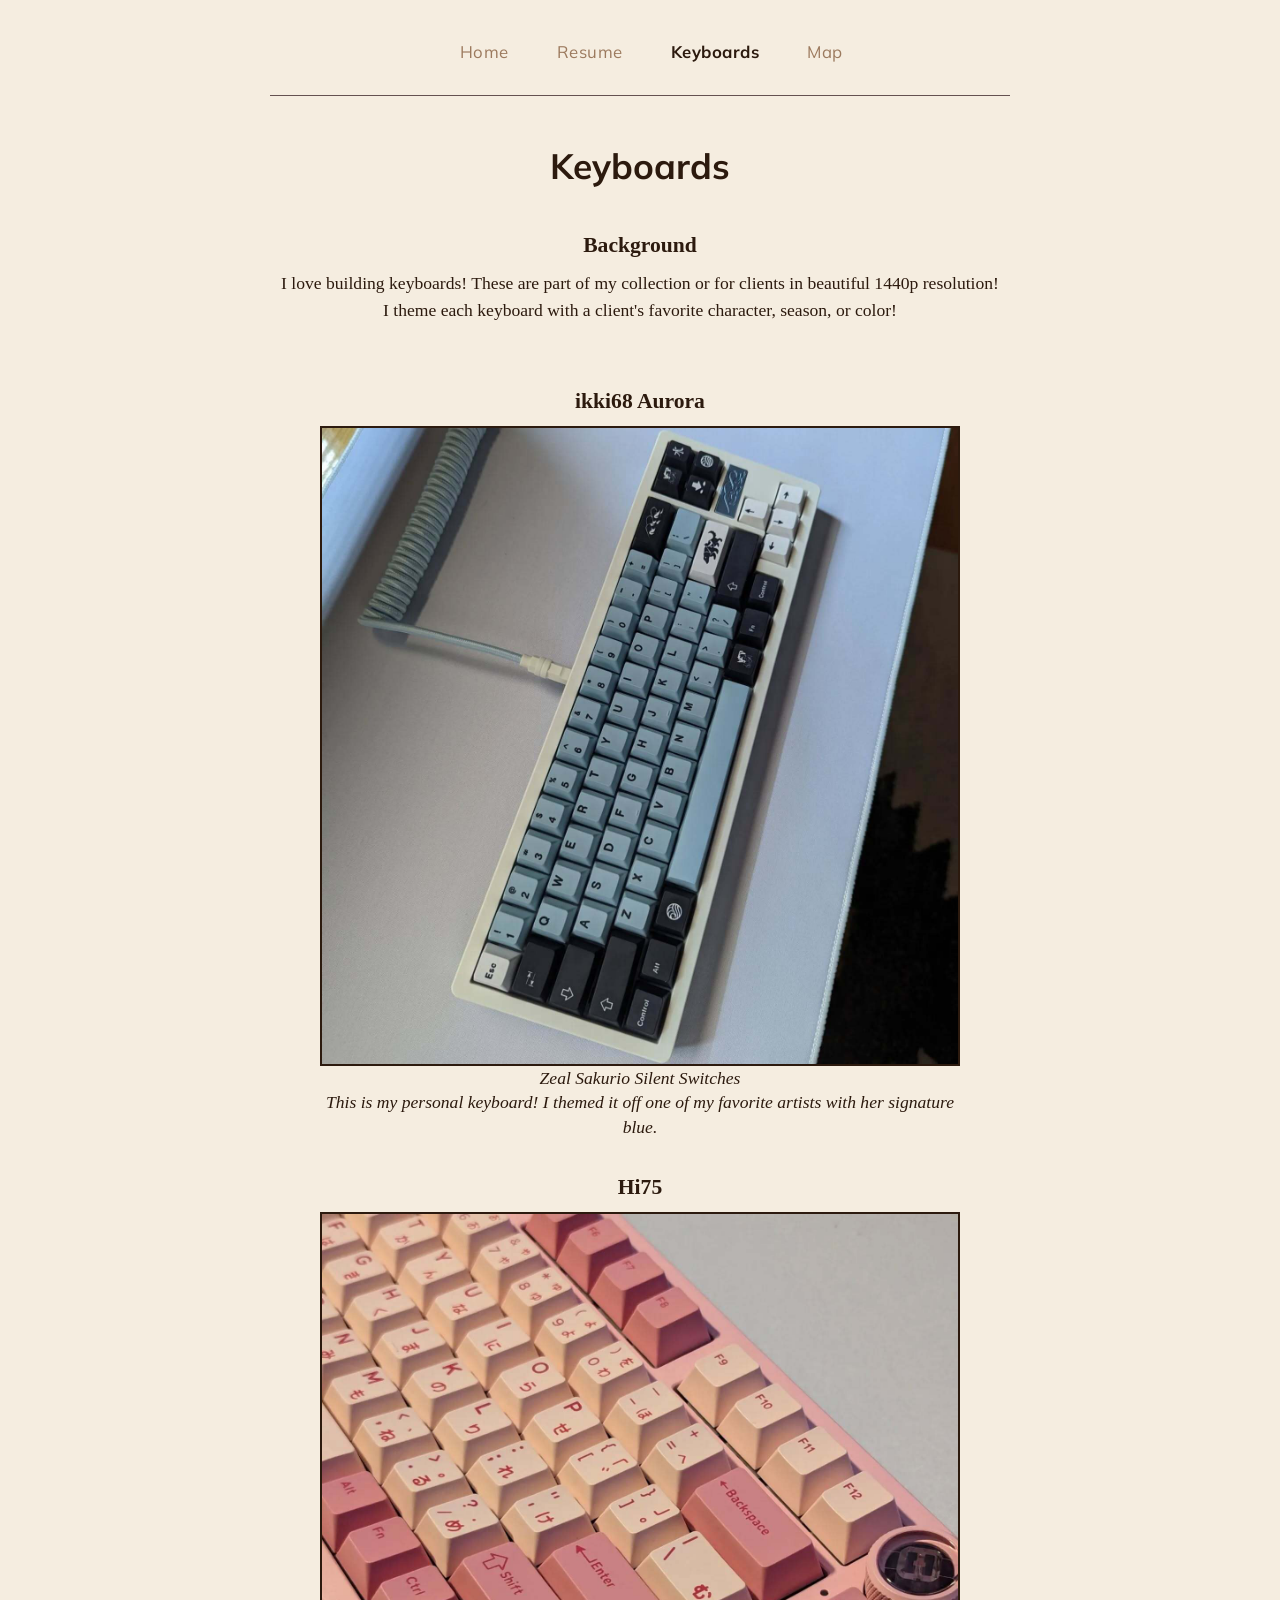
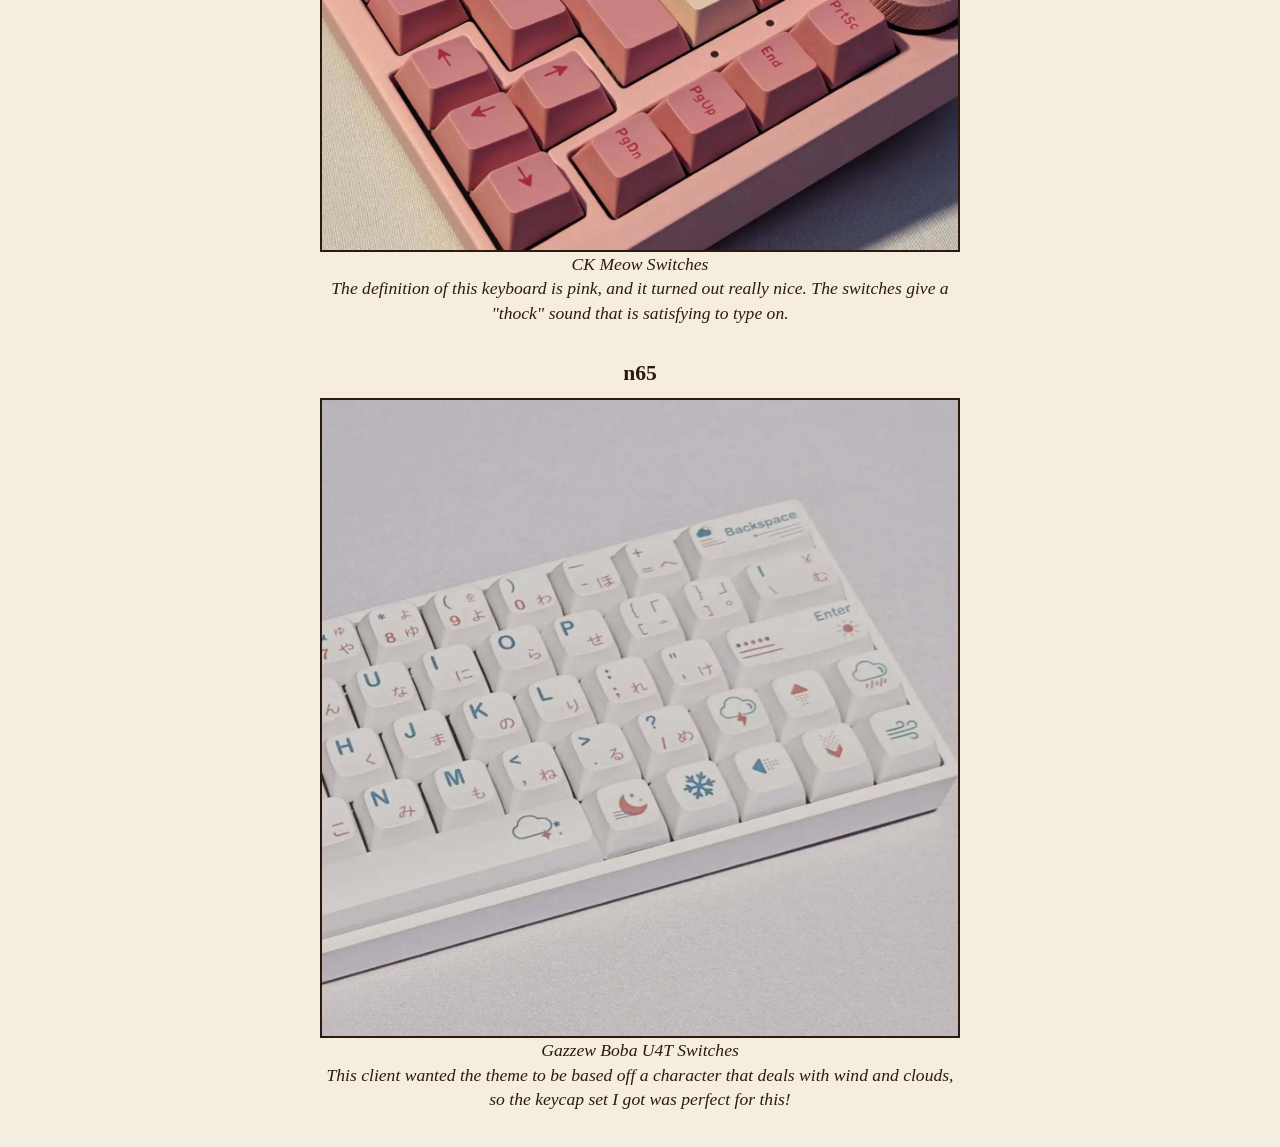
<file: keyboards.html>
<!DOCTYPE html>
<html lang="en">
<head>
  <meta charset="utf-8">
  <title>Keyboards</title>
  <link rel="stylesheet" href="css/reset.css">
  <link rel="stylesheet" href="css/style.css">
  <script src="js/script.js"></script>
</head>
<body>
  <header>
    <nav>
      <ul>
        <li><a href="index.html">Home</a></li>
        <li><a href="resume.html">Resume</a></li>
        <li><a href="keyboards.html">Keyboards</a></li>
        <li><a href="map.html">Map</a></li>
      </ul>
    </nav>
  </header>
  <h1>Keyboards</h1>
  <section id="info">
    <h2>Background</h2>
    <p>I love building keyboards! These are part of my collection or for clients in beautiful 1440p resolution!</p>
    <p>I theme each keyboard with a client's favorite character, season, or color!</p>
  </section>
  <section id="keyboard-pictures">
    <div class="keyboard">
      <h2>ikki68 Aurora</h2>
      <img src="images/ikki68.jpg" alt="Picture of ikki68 Aurora Mizu with Sakurio switches">
      <div class="caption">
        <p>Zeal Sakurio Silent Switches</p>
        <p>This is my personal keyboard! I themed it off one of my favorite artists with her signature blue.</p>
      </div>
    </div>
    <div class="keyboard">
      <h2>Hi75</h2>
      <img src="images/pink.jpg" alt="Picture of Hi75 with CK Meow Switches">
      <div class="caption">
        <p>CK Meow Switches</p>
        <p>The definition of this keyboard is pink, and it turned out really nice. The switches give a "thock" sound that is satisfying to type on.</p>
      </div>
    </div>
    <div class="keyboard">
      <h2>n65</h2>
      <img src="images/cloud.jpg" alt="Picture of n65 with Boba U4T Switches">
      <div class="caption">
        <p>Gazzew Boba U4T Switches</p>
        <p>This client wanted the theme to be based off a character that deals with wind and clouds, so the keycap set I got was perfect for this!</p>
      </div>
    </div>
  </section>
</body>
</html>
</file>
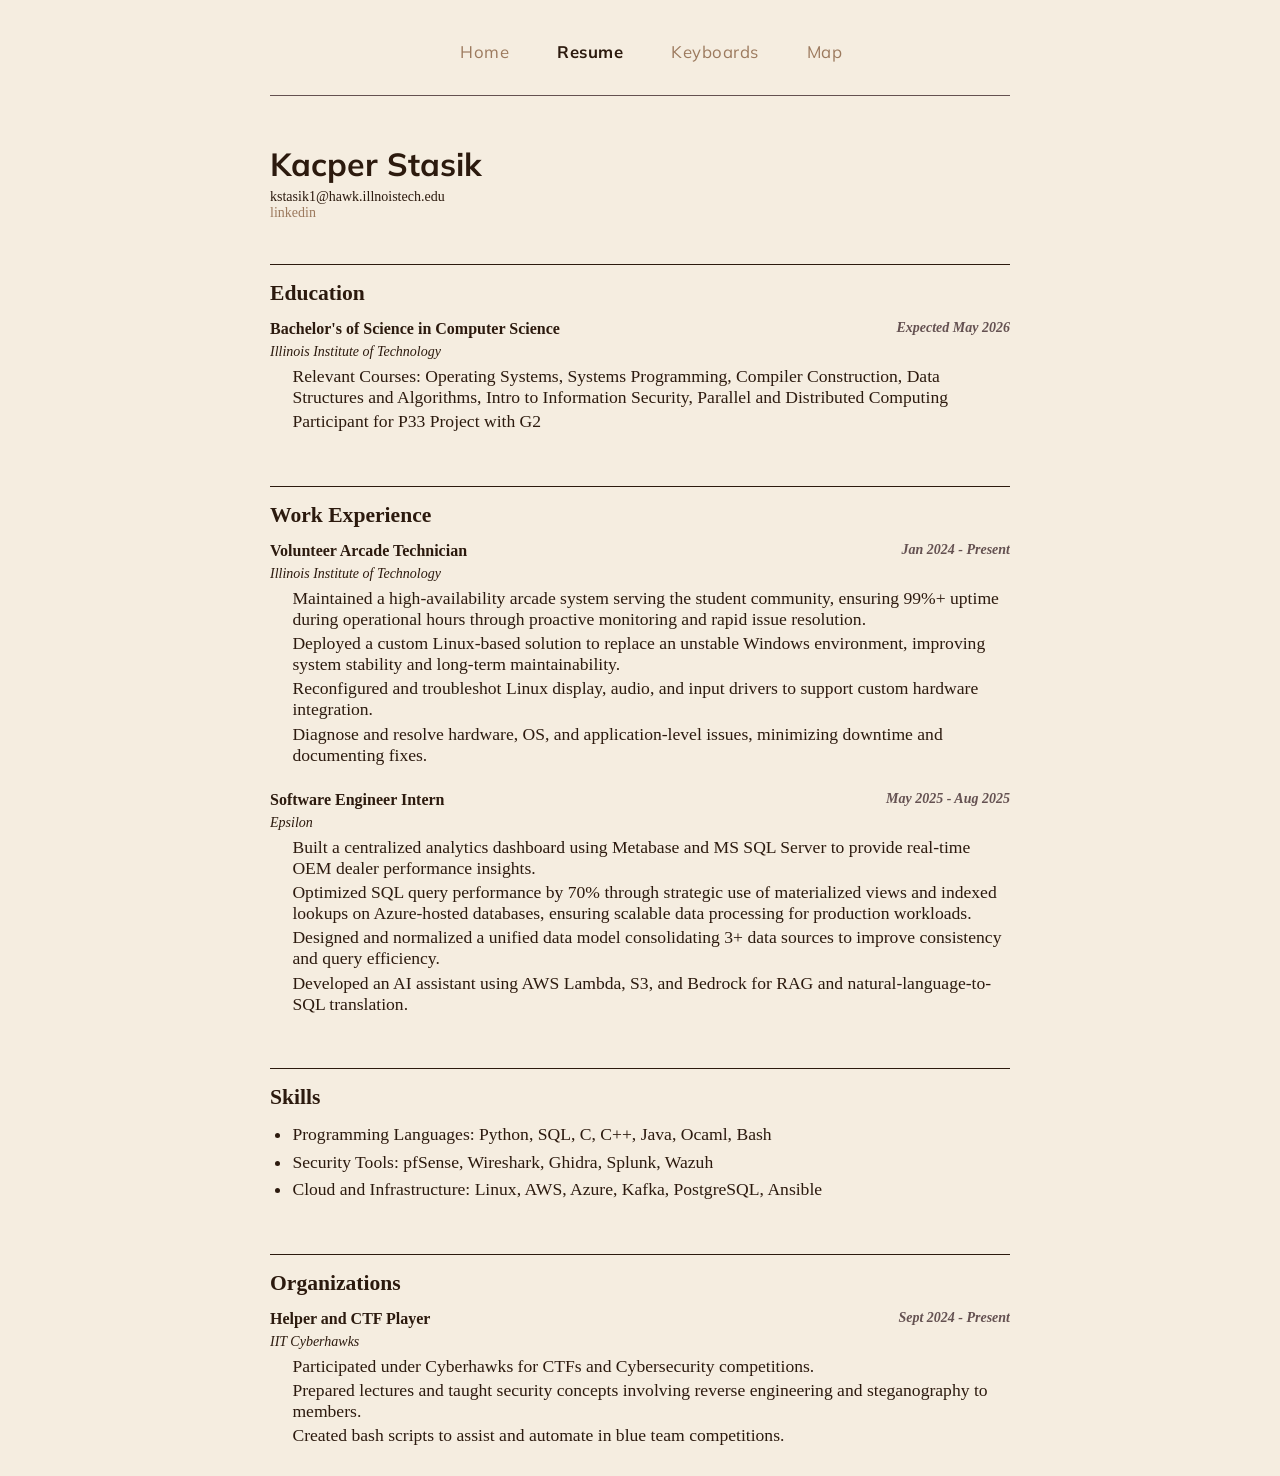
<file: resume.html>
<!DOCTYPE html>
<html lang="en">
<head>
  <meta charset="utf-8">
  <title>Resume</title>
  <link rel="stylesheet" href="css/reset.css">
  <link rel="stylesheet" href="css/style.css">
  <script src="js/script.js"></script>
</head>
<body>
  <header>
    <nav>
      <ul>
        <li><a href="index.html">Home</a></li>
        <li><a href="resume.html">Resume</a></li>
        <li><a href="keyboards.html">Keyboards</a></li>
        <li><a href="map.html">Map</a></li>
      </ul>
    </nav>
  </header>

  <div class="resume-container">

    <section id="contact">
      <h1>Kacper Stasik</h1>
      <div class="contact-details">
        <p>kstasik1@hawk.illnoistech.edu</p>
        <a href="https://www.linkedin.com/in/kacper1/">linkedin</a>
      </div>
    </section>
    <section id="education">
      <h2>Education</h2>
      <div class="work">
        <h3>Bachelor's of Science in Computer Science
          <span class="date">Expected May 2026</span>
        </h3>
        <h4>Illinois Institute of Technology</h4>
        <ul>
          <li>Relevant Courses: Operating Systems, Systems Programming, Compiler Construction, Data Structures and Algorithms, Intro to Information Security, Parallel and Distributed Computing</li>
          <li>Participant for P33 Project with G2</li>
        </ul>
      </div>
    </section>

    <section id="experience">
      <h2>Work Experience</h2>
      <div class="work">
        <h3>Volunteer Arcade Technician
          <span class="date">Jan 2024 - Present</span>
        </h3>
        <h4>Illinois Institute of Technology</h4>
        <ul>
          <li>Maintained a high-availability arcade system serving the student community, ensuring 99%+ uptime during operational hours through proactive monitoring and rapid issue resolution.</li>
          <li>Deployed a custom Linux-based solution to replace an unstable Windows environment, improving system stability and long-term maintainability.</li>
          <li>Reconfigured and troubleshot Linux display, audio, and input drivers to support custom hardware integration.</li>
          <li>Diagnose and resolve hardware, OS, and application-level issues, minimizing downtime and documenting fixes.</li>
        </ul>
      </div>
      <div class="work">
        <h3>Software Engineer Intern
          <span class="date">May 2025 - Aug 2025</span>
        </h3>
        <h4>Epsilon</h4>
        <ul>
          <li>Built a centralized analytics dashboard using Metabase and MS SQL Server to provide real-time OEM dealer performance insights.</li>
          <li>Optimized SQL query performance by 70% through strategic use of materialized views and indexed lookups on Azure-hosted databases, ensuring scalable data processing for production workloads.</li>
          <li>Designed and normalized a unified data model consolidating 3+ data sources to improve consistency and query efficiency.</li>
          <li>Developed an AI assistant using AWS Lambda, S3, and Bedrock for RAG and natural-language-to-SQL translation.</li>
        </ul>
      </div>
    </section>

    <section id="skills">
      <h2>Skills</h2>
      <ul>
        <li>Programming Languages: Python, SQL, C, C++, Java, Ocaml, Bash</li>
        <li>Security Tools: pfSense, Wireshark, Ghidra, Splunk, Wazuh</li>
        <li>Cloud and Infrastructure: Linux, AWS, Azure, Kafka, PostgreSQL, Ansible</li>
      </ul>
    </section>

    <section id="organizations">
      <h2>Organizations</h2>
      <div class="work">
        <h3>Helper and CTF Player
          <span class="date">Sept 2024 - Present</span>
        </h3>
        <h4>IIT Cyberhawks</h4>
        <ul>
          <li>Participated under Cyberhawks for CTFs and Cybersecurity competitions.</li>
          <li>Prepared lectures and taught security concepts involving reverse engineering and steganography to members.</li>
          <li>Created bash scripts to assist and automate in blue team competitions.</li>
        </ul>
      </div>
    </section>

  </div>
</body>
</html>
</file>
<file: css/style.css>
@import url('https://fonts.googleapis.com/css?family=Muli&display=swap');

html {
  box-sizing: border-box;
  margin: 0;
  padding: 0;
}

body {
  font-family: Verdana, Geneva, Tahoma, serif;
  background-color: #f5ede0;
  color: #2c1a0e;
  font-size: 1rem;
  text-align: center;
  margin: 0 auto;
}

header {
  font-family: "Muli", Verdana, Geneva, serif;
  max-width: 740px;
  margin: 2rem auto 3rem;
  border-bottom: 1px solid #645151;
  padding-bottom: 1rem;
  position: relative;
}

header nav ul {
  display: flex;
  justify-content: center;
  gap: 2.5rem;
  list-style: none;
}

header nav ul li a {
  font-size: 1rem;
  text-decoration: none;
  color: #9c7a5e;
}

header nav ul li a:hover {
  color: #2c1a0e;
}

h1 {
  font-family: "Muli", Verdana, Geneva, serif;
  font-size: 1.8rem;
  margin-bottom: 1.5rem;
}

h2 {
  font-weight: bold;
  font-size: 1.2rem;
  margin-bottom: 0.75rem;
  padding-top: 1em;
}

h3 {
  font-size: 1rem;
  font-weight: bold;
  margin-bottom: 2px;
}

h4 {
  font-size: 0.875rem;
  font-weight: normal;
  font-style: italic;
  margin: 6px 0;
}

ol, ul {
  padding-left: 1.4rem;
  margin-bottom: 0.6rem;
  text-align: left;
}

li {
  margin-bottom: 0.2rem;
}

video {
  display: block;
  margin: 0.75rem auto 0;
  max-width: 360px;
  border: 5px solid #b47e59;
}

img {
  display: block;
  max-width: 100%;
  border: 2px solid #2c1a0e;
  margin: 0 auto;
}

a {
  color: #9c7a5e;
}

a:hover {
  color: #2c1a0e;
}


/* index page styling */

#bio {
  max-width: 500px;
  margin: 0 auto 2rem;
}

#bio p {
  line-height: 1.6em;
}

#hobbies h3 {
  font-size: 1.1rem;
  font-weight: bold;
  margin-bottom: 0.5rem;
  color: #7a4f2e;
  border-bottom: 2px solid #2c1a0e;
}

.hobby {
  max-width: 500px;
  margin: 0 auto 1.5rem;
  text-align: left;
}

.hobby p {
  line-height: 1.5em;
}

.hobby ol,
.hobby ul {
  display: block;
  text-align: left;
  list-style: disc;
}

/* keyboard page styling */

.caption {
  float: left;
  max-width: 40rem;
  padding-bottom: 2em;
  font-style: italic;
  line-height: 1.4em;
}

#keyboard-pictures {
  max-width: 40rem;
  margin: 0 auto;
}

#keyboard-pictures .keyboard {
  margin-bottom: 3rem;
}

#info h2 {
  padding-top: 1em;
}

#info p {
  line-height: 1.5em;
}

/* resume page styling */

.resume-container {
  width: 740px;
  margin: 0 auto;
  text-align: left;
}

#contact {
  margin-bottom: 28px;
  padding-bottom: 15px;
  overflow: hidden;
}

#contact h1 {
  font-size: 2rem;
  font-weight: bold;
  margin-bottom: 5px;
  border-top: none;
}

#contact .contact-details {
  float: left;
  text-align: left;
  font-size: 0.875rem;
}

section {
  margin-bottom: 24px;
  padding-bottom: 20px;
}

.resume-container h2 {
  border-top: 1px solid #2c1a0e;
  padding-top: 0.75em;
  margin-bottom: 14px;
}

.work {
  margin-bottom: 16px;
  overflow: hidden;
}
 
.work:last-child {
  margin-bottom: 0;
}

.work .date {
  float: right;
  font-size: 0.875rem;
  font-style: italic;
  color: #645151;
}

#skills ul {
  list-style: disc;
  text-align: left;
  padding-left: 1.4rem;
  display: block;
}

#skills li {
  margin-bottom: 0.4rem;
}

#map-container {
  max-width: 740px;
  margin: 0 auto;
  text-align: left;
}

/* styling for map page */

#map-container h1 {
  text-align: center;
}

#map-intro {
  margin-bottom: 1.2rem;
  line-height: 1.6em;
  max-width: 560px;
  margin: 0 auto 1.4rem;
  text-align: center;
}

#map {
  width: 100%;
  height: 500px;
  border: 5px solid #b47e59;
  margin: 0 auto 1rem;
}

#info-box {
  background: #fff8f2;
  border: 1px solid #b47e59;
  border-radius: 4px;
  padding: 0.75rem 1rem;
  min-height: 3rem;
  margin-bottom: 1.5rem;
  font-size: 0.9rem;
  line-height: 1.5em;
}

/* mobile-friendly for home page */

@media (min-width: 480px) {
 
  body {
    font-size: 1.05rem;
  }
 
  header {
    margin: 2.5rem auto 3rem;
    padding-bottom: 1.25rem;
  }
 
  header nav ul {
    gap: 3rem;
  }
 
  #bio {
    max-width: 420px;
    padding: 0 1rem;
  }
 
  .hobby {
    max-width: 420px;
    padding: 0 1rem;
  }
 
  video {
    max-width: 420px;
  }

}

@media (min-width: 768px) {
 
  body {
    font-size: 1.1rem;
  }
 
  header nav ul li a {
    font-size: 1.05rem;
    letter-spacing: 0.03em;
  }
 
  h1 {
    font-size: 2.2rem;
  }
 
  h2 {
    font-size: 1.35rem;
  }
 
  #bio {
    max-width: 580px;
    padding: 0;
  }
 
  .hobby {
    max-width: 580px;
    padding: 0;
  }
 
  video {
    max-width: 480px;
    border-width: 6px;
  }
 
  #hobbies h3 {
    font-size: 1.2rem;
  }
 
}
</file>
